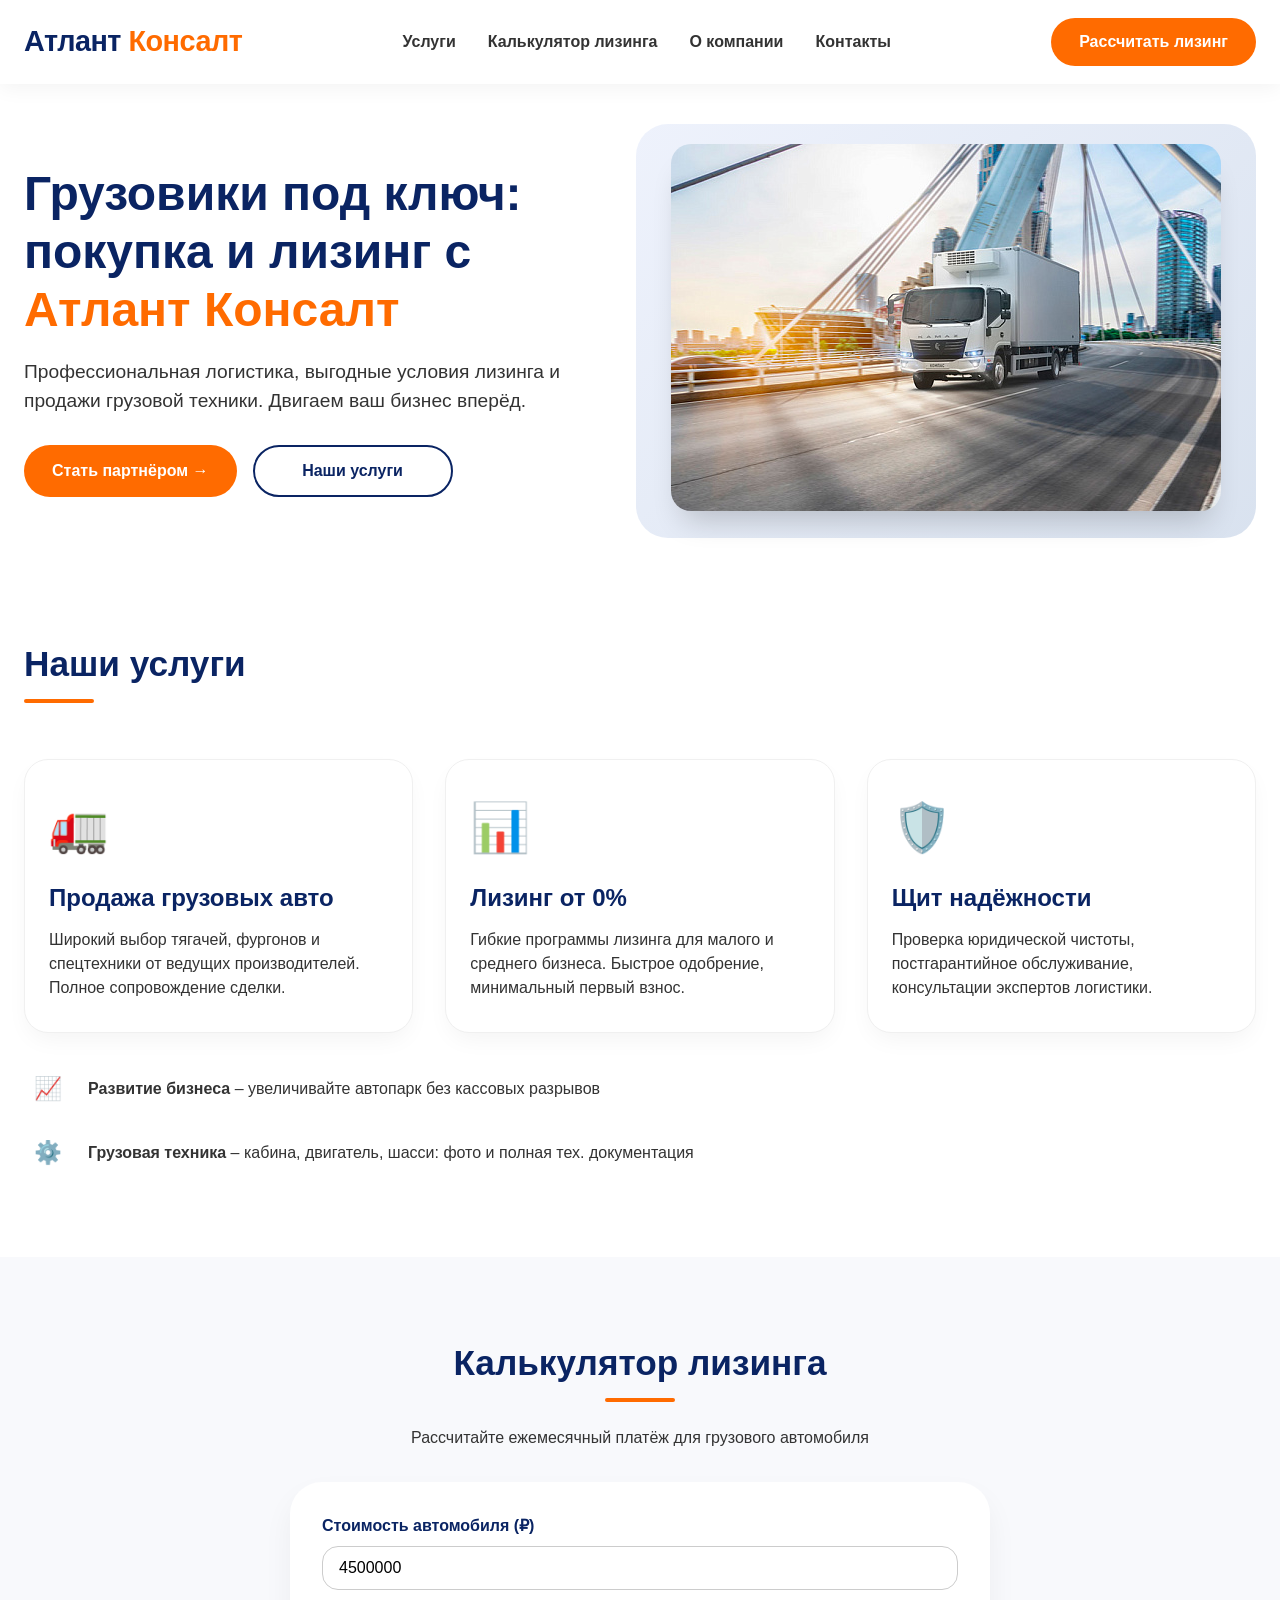
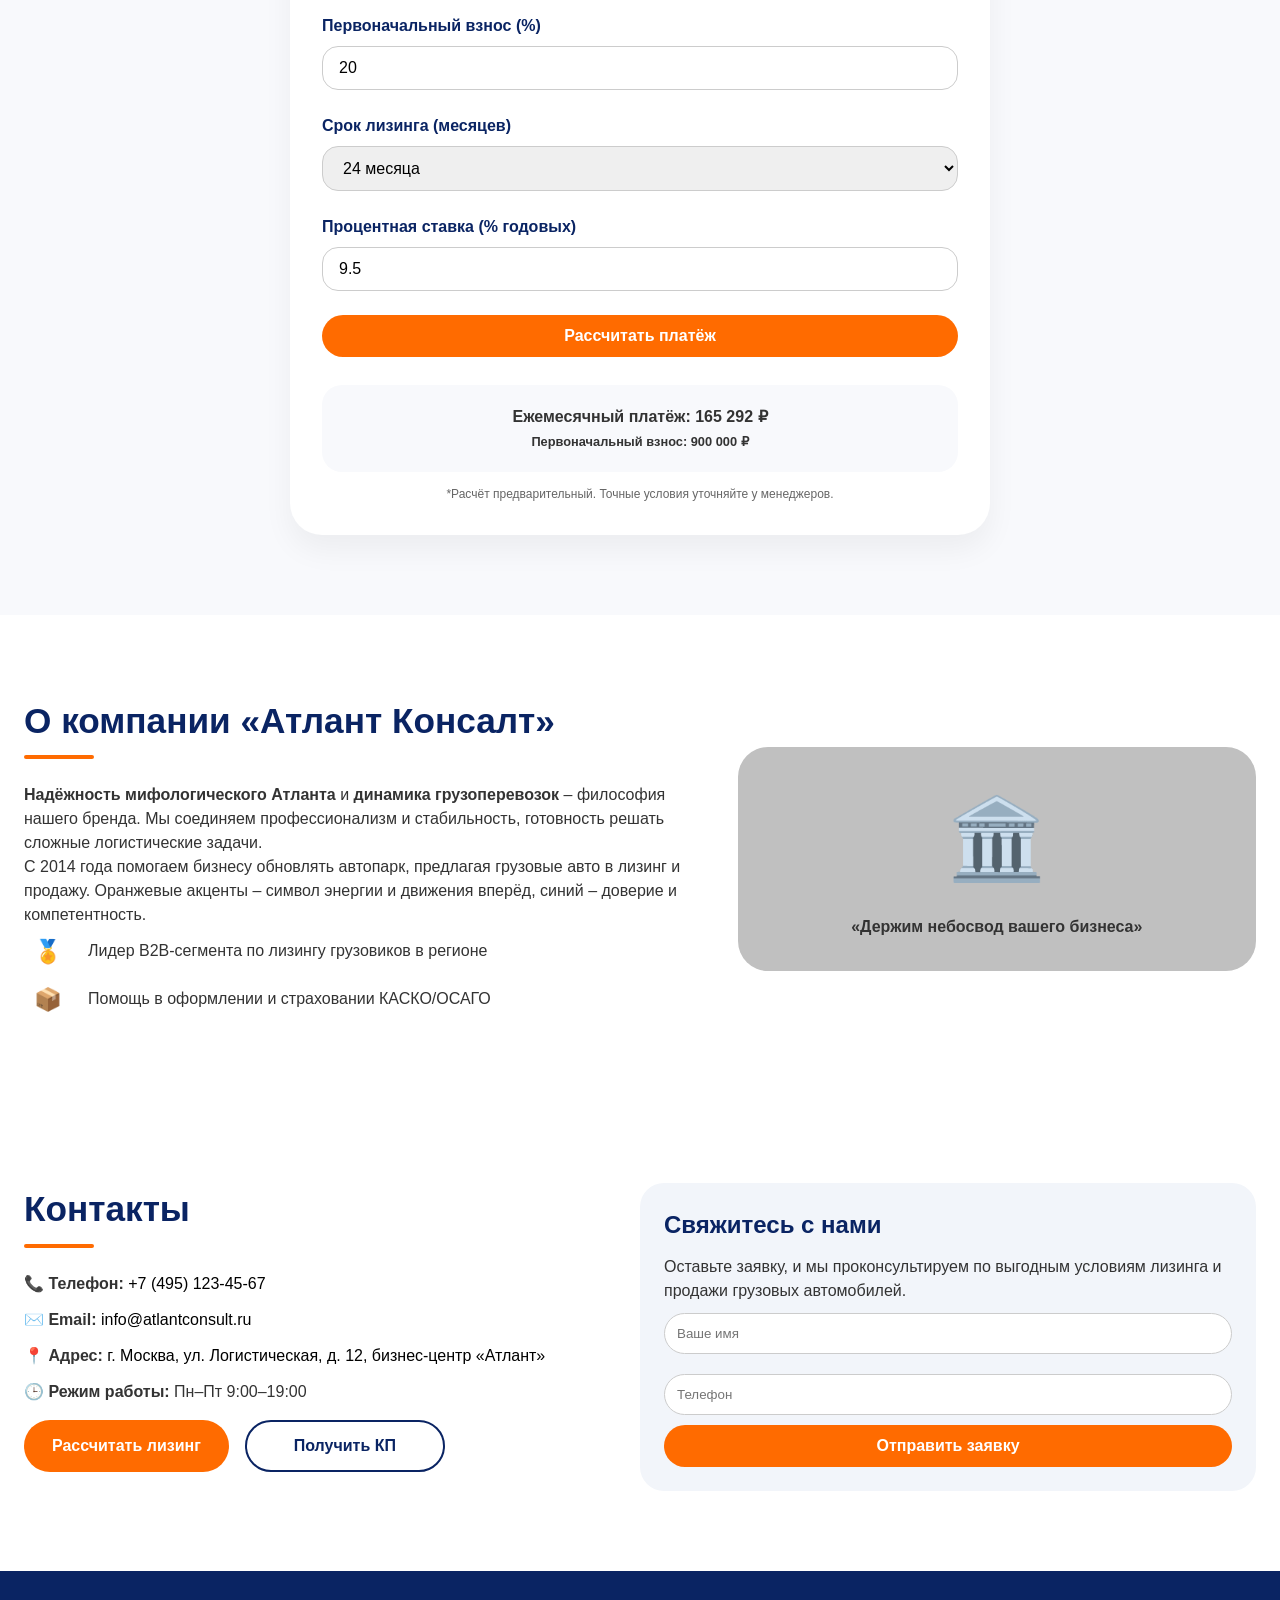
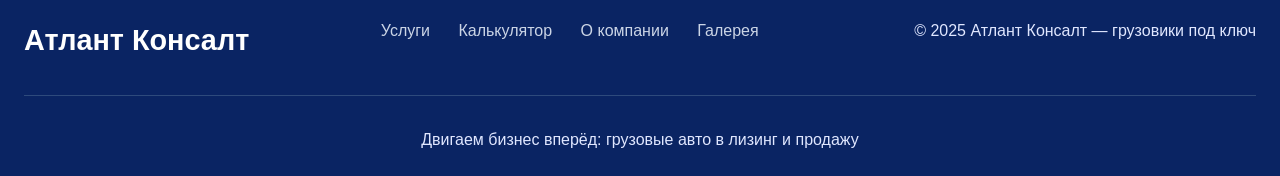
<file: index.html>
<!DOCTYPE html>
<html lang="ru">
<head>
    <meta charset="UTF-8">
    <meta name="viewport" content="width=device-width, initial-scale=1.0">
    <meta name="description" content="Атлант Консалт — покупка и лизинг грузовых авто под ключ. Надёжность, динамика, выгодные условия для вашего бизнеса.">
    <meta name="keywords" content="лизинг грузовиков, покупка грузовых авто, грузовые автомобили в лизинг, Атлант Консалт">
    <meta name="author" content="Атлант Консалт">
    <meta name="robots" content="index, follow">
    <meta name="yandex-verification" content="d10b6085d5185172" />
    <link rel="canonical" href="https://www.atlantconsult.ru">
    <title>Атлант Консалт — Грузовики под ключ: покупка и лизинг</title>
    <link rel="stylesheet" href="style.css">
</head>
<body>
<header>
    <div class="container">
        <div class="navbar">
            <div class="logo">
                <a href="/">Атлант <span>Консалт</span></a>
            </div>
            <ul class="nav-links">
                <li><a href="#services">Услуги</a></li>
                <li><a href="#calculator">Калькулятор лизинга</a></li>
                <li><a href="#about">О компании</a></li>
                <li><a href="#contact">Контакты</a></li>
            </ul>
            <a href="#calculator" class="btn btn-primary">Рассчитать лизинг</a>
        </div>
    </div>
</header>

<main>
    <div class="container">
        <div class="hero">
            <div class="hero-content">
                <h1>Грузовики под ключ:<br> покупка и лизинг с <span class="orange-text">Атлант Консалт</span></h1>
                <p class="hero-text">Профессиональная логистика, выгодные условия лизинга и продажи грузовой техники. Двигаем ваш бизнес вперёд.</p>
                <div class="hero-buttons">
                    <a href="#calculator" class="btn btn-primary">Стать партнёром →</a>
                    <a href="#services" class="btn btn-outline">Наши услуги</a>
                </div>
            </div>
            <div class="hero-image">
                <img src="грузовик.jpg" alt="Грузовой автомобиль Атлант Консалт лизинг">
            </div>
        </div>
    </div>

    <div id="services" class="section">
        <div class="container">
            <h2>Наши услуги</h2>
            <div class="grid-3">
                <div class="card">
                    <div class="card-icon">🚛</div>
                    <h3>Продажа грузовых авто</h3>
                    <p>Широкий выбор тягачей, фургонов и спецтехники от ведущих производителей. Полное сопровождение сделки.</p>
                </div>
                <div class="card">
                    <div class="card-icon">📊</div>
                    <h3>Лизинг от 0%</h3>
                    <p>Гибкие программы лизинга для малого и среднего бизнеса. Быстрое одобрение, минимальный первый взнос.</p>
                </div>
                <div class="card">
                    <div class="card-icon">🛡️</div>
                    <h3>Щит надёжности</h3>
                    <p>Проверка юридической чистоты, постгарантийное обслуживание, консультации экспертов логистики.</p>
                </div>
            </div>
            <div class="features-list">
                <div class="feature-item"><span class="feature-icon">📈</span> <span><strong>Развитие бизнеса</strong> – увеличивайте автопарк без кассовых разрывов</span></div>
                <div class="feature-item"><span class="feature-icon">⚙️</span> <span><strong>Грузовая техника</strong> – кабина, двигатель, шасси: фото и полная тех. документация</span></div>
            </div>
        </div>
    </div>

    <div id="calculator" class="section section-gray">
        <div class="container">
            <h2 class="text-center">Калькулятор лизинга</h2>
            <p class="text-center subtext">Рассчитайте ежемесячный платёж для грузового автомобиля</p>
            <div class="calc-wrapper">
                <div class="form-group">
                    <label for="carPrice">Стоимость автомобиля (₽)</label>
                    <input type="number" id="carPrice" value="4500000">
                </div>
                <div class="form-group">
                    <label for="initialFee">Первоначальный взнос (%)</label>
                    <input type="number" id="initialFee" value="20" step="5">
                </div>
                <div class="form-group">
                    <label for="leaseTerm">Срок лизинга (месяцев)</label>
                    <select id="leaseTerm">
                        <option value="12">12 месяцев</option>
                        <option value="24" selected>24 месяца</option>
                        <option value="36">36 месяцев</option>
                        <option value="48">48 месяцев</option>
                    </select>
                </div>
                <div class="form-group">
                    <label for="rate">Процентная ставка (% годовых)</label>
                    <input type="number" id="rate" step="0.5" value="9.5">
                </div>
                <button id="calcBtn" class="btn btn-primary">Рассчитать платёж</button>
                <div id="calcResult" class="calc-result">
                    Ежемесячный платёж: <strong>— ₽</strong>
                </div>
                <small class="calc-note">*Расчёт предварительный. Точные условия уточняйте у менеджеров.</small>
            </div>
        </div>
    </div>

    <div id="about" class="section">
        <div class="container">
            <div class="about-flex">
                <div class="about-text">
                    <h2>О компании «Атлант Консалт»</h2>
                    <p><strong>Надёжность мифологического Атланта</strong> и <strong>динамика грузоперевозок</strong> – философия нашего бренда. Мы соединяем профессионализм и стабильность, готовность решать сложные логистические задачи.</p>
                    <p>С 2014 года помогаем бизнесу обновлять автопарк, предлагая грузовые авто в лизинг и продажу. Оранжевые акценты – символ энергии и движения вперёд, синий – доверие и компетентность.</p>
                    <div class="feature-item"><span class="feature-icon">🏅</span> <span>Лидер B2B-сегмента по лизингу грузовиков в регионе</span></div>
                    <div class="feature-item"><span class="feature-icon">📦</span> <span>Помощь в оформлении и страховании КАСКО/ОСАГО</span></div>
                </div>
                <div class="about-myth">
                    <div class="myth-icon">🏛️</div>
                    <p class="myth-text">«Держим небосвод вашего бизнеса»</p>
                </div>
            </div>
        </div>
    </div>


    <div id="contact" class="section">
        <div class="container">
            <div class="contact-flex">
                <div class="contact-info">
                    <h2>Контакты</h2>
                    <p><strong>📞 Телефон:</strong> <a href="tel:+74951234567">+7 (495) 123-45-67</a></p>
                    <p><strong>✉️ Email:</strong> <a href="mailto:info@atlantconsult.ru">info@atlantconsult.ru</a></p>
                    <p><strong>📍 Адрес:</strong> <a href="https://maps.google.com/?q=Москва,+ул.+Логистическая,+д.+12,+бизнес-центр+«Атлант»" target="_blank" rel="noopener noreferrer">г. Москва, ул. Логистическая, д. 12, бизнес-центр «Атлант»</a></p>
                    <p><strong>🕒 Режим работы:</strong> Пн–Пт 9:00–19:00</p>
                    <div class="contact-buttons">
                        <a href="#calculator" class="btn btn-primary">Рассчитать лизинг</a>
                        <a href="#" class="btn btn-outline">Получить КП</a>
                    </div>
                </div>
                <div class="contact-form">
                    <h3>Свяжитесь с нами</h3>
                    <p>Оставьте заявку, и мы проконсультируем по выгодным условиям лизинга и продажи грузовых автомобилей.</p>
                    <form action="#" method="POST">
                        <input type="text" placeholder="Ваше имя" class="form-input">
                        <input type="tel" placeholder="Телефон" class="form-input">
                        <button type="submit" class="btn btn-primary">Отправить заявку</button>
                    </form>
                </div>
            </div>
        </div>
    </div>
</main>

<footer>
    <div class="container">
        <div class="footer-flex">
            <div class="footer-logo">Атлант Консалт</div>
            <div class="footer-links">
                <a href="#services">Услуги</a>
                <a href="#calculator">Калькулятор</a>
                <a href="#about">О компании</a>
                <a href="#gallery">Галерея</a>
            </div>
            <div>© 2025 Атлант Консалт — грузовики под ключ</div>
        </div>
        <div class="footer-slogan">
            <p>Двигаем бизнес вперёд: грузовые авто в лизинг и продажу</p>
        </div>
    </div>
</footer>

<script src="script.js"></script>

<script type="application/ld+json">
{
  "@context": "https://schema.org",
  "@type": "Organization",
  "name": "Атлант Консалт",
  "url": "https://www.atlantconsult.ru",
  "description": "Покупка и лизинг грузовых автомобилей, продажа грузовой техники под ключ.",
  "address": {
    "@type": "PostalAddress",
    "streetAddress": "ул. Логистическая, 12",
    "addressLocality": "Москва",
    "addressCountry": "RU"
  },
  "contactPoint": {
    "@type": "ContactPoint",
    "telephone": "+74951234567",
    "contactType": "customer service"
  }
}
</script>
</body>
</html>
</file>
<file: style.css>
* {
    margin: 0;
    padding: 0;
    box-sizing: border-box;
}

body {
    font-family: 'Montserrat', 'Helvetica Neue', 'Futura', sans-serif;
    background-color: #FFFFFF;
    color: #333333;
    line-height: 1.5;
    scroll-behavior: smooth;
}

a{
    text-decoration: none;
    color: black;
}

.container {
    max-width: 1280px;
    margin: 0 auto;
    padding: 0 24px;
}

h1 {
    font-size: 3rem;
    line-height: 1.2;
    margin-bottom: 1.25rem;
    color: #0A2463;
}

h2 {
    font-size: 2.2rem;
    margin-bottom: 1.5rem;
    color: #0A2463;
    position: relative;
    display: inline-block;
}

h2:after {
    content: '';
    display: block;
    width: 70px;
    height: 4px;
    background: #FF6B00;
    margin-top: 0.5rem;
    border-radius: 2px;
}

h3 {
    font-size: 1.5rem;
    margin-bottom: 0.75rem;
    color: #0A2463;
}

.section {
    padding: 80px 0;
}

.section-gray {
    background-color: #F8F9FC;
}

.text-center {
    text-align: center;
    display: block;
}

.text-center:after {
    margin-left: auto;
    margin-right: auto;
}

.subtext {
    text-align: center;
    margin-bottom: 2rem;
}

.orange-text {
    color: #FF6B00;
}

.btn {
    display: inline-flex;
    align-items: center;
    justify-content: center;
    font-weight: 700;
    padding: 12px 28px;
    border-radius: 48px;
    text-decoration: none;
    transition: all 0.25s ease;
    font-size: 1rem;
    text-align: center;
    cursor: pointer;
    border: none;
    min-width: 200px;
    box-sizing: border-box;
}

.btn-primary {
    background-color: #FF6B00;
    color: white;
}

.btn-primary:hover {
    background-color: #E55D00;
    transform: translateY(-2px);
    box-shadow: 0 8px 18px rgba(255, 107, 0, 0.25);
}

.btn-outline {
    background-color: transparent;
    border: 2px solid #0A2463;
    color: #0A2463;
}

.btn-outline:hover {
    background-color: #0A2463;
    color: white;
    border-color: #0A2463;
}

header .btn {
    min-width: 200px;
}

.hero-buttons {
    display: flex;
    gap: 1rem;
    flex-wrap: wrap;
    margin-top: 0.5rem;
}

.contact-buttons {
    display: flex;
    gap: 1rem;
    flex-wrap: wrap;
    margin-top: 1rem;
}

.contact-form .btn {
    width: 100%;
    min-width: unset;
}

header {
    background-color: #FFFFFF;
    box-shadow: 0 4px 20px rgba(0, 0, 0, 0.05);
    position: sticky;
    top: 0;
    z-index: 100;
}

.navbar {
    display: flex;
    justify-content: space-between;
    align-items: center;
    padding: 18px 0;
    flex-wrap: wrap;
    gap: 1rem;
}

.logo a {
    font-size: 1.8rem;
    font-weight: 800;
    color: #0A2463;
    text-decoration: none;
    letter-spacing: -0.5px;
}

.logo span {
    color: #FF6B00;
}

.nav-links {
    display: flex;
    gap: 2rem;
    list-style: none;
}

.nav-links a {
    text-decoration: none;
    font-weight: 600;
    color: #333333;
    transition: color 0.2s ease;
}

.nav-links a:hover {
    color: #FF6B00;
}

.hero {
    display: flex;
    flex-wrap: wrap;
    align-items: center;
    gap: 2rem;
    padding: 40px 0 20px;
}

.hero-content {
    flex: 1;
}

.hero-image {
    flex: 1;
    background: linear-gradient(135deg, #eef2fc 0%, #d9e2ef 100%);
    border-radius: 32px;
    padding: 20px;
    text-align: center;
}

.hero-image img {
    max-width: 100%;
    border-radius: 20px;
    box-shadow: 0 20px 30px -12px rgba(0, 0, 0, 0.2);
}

.hero-text {
    font-size: 1.2rem;
    margin-bottom: 1.8rem;
}

.grid-3 {
    display: grid;
    grid-template-columns: repeat(auto-fit, minmax(280px, 1fr));
    gap: 2rem;
    margin-top: 2rem;
}

.card {
    background: white;
    border-radius: 24px;
    padding: 2rem 1.5rem;
    box-shadow: 0 10px 25px -5px rgba(0, 0, 0, 0.05);
    transition: transform 0.2s;
    border: 1px solid #f0f0f0;
}

.card:hover {
    transform: translateY(-6px);
    box-shadow: 0 20px 30px -12px rgba(10, 36, 99, 0.1);
}

.card-icon {
    font-size: 3rem;
    margin-bottom: 1rem;
}

.features-list {
    margin-top: 2rem;
    display: flex;
    flex-direction: column;
    gap: 1rem;
}

.feature-item {
    display: flex;
    align-items: center;
    gap: 1rem;
}

.feature-icon {
    width: 48px;
    height: 48px;
    border-radius: 60px;
    display: inline-flex;
    align-items: center;
    justify-content: center;
    font-size: 1.4rem;
}

.calc-wrapper {
    background: white;
    border-radius: 32px;
    padding: 2rem;
    box-shadow: 0 15px 30px rgba(0, 0, 0, 0.05);
    max-width: 700px;
    margin: 0 auto;
}

.calc-wrapper .btn {
    width: 100%;
    min-width: unset;
}

.form-group {
    margin-bottom: 1.5rem;
}

.form-group label {
    display: block;
    font-weight: 600;
    margin-bottom: 0.5rem;
    color: #0A2463;
}

.form-group input, .form-group select {
    width: 100%;
    padding: 12px 16px;
    border-radius: 16px;
    border: 1px solid #ccc;
    font-family: inherit;
    font-size: 1rem;
}

.calc-result {
    margin-top: 1.8rem;
    background: #F8F9FC;
    padding: 1.2rem;
    border-radius: 20px;
    font-weight: 600;
    text-align: center;
}

.calc-note {
    display: block;
    text-align: center;
    margin-top: 0.8rem;
    font-size: 0.75rem;
    color: #666;
}

.about-flex {
    display: flex;
    flex-wrap: wrap;
    gap: 2rem;
    align-items: center;
}

.about-text {
    flex: 1.2;
}

.about-myth {
    flex: 0.8;
    background-color: #C0C0C0;
    border-radius: 30px;
    padding: 2rem;
    text-align: center;
}

.myth-icon {
    font-size: 5rem;
}

.myth-text {
    font-weight: bold;
    margin-top: 1rem;
}

.contact-flex {
    display: flex;
    flex-wrap: wrap;
    gap: 3rem;
}

.contact-info {
    flex: 1;
}

.contact-info p {
    margin-bottom: 0.75rem;
}

.contact-form {
    flex: 1;
    background: #F2F5FA;
    border-radius: 24px;
    padding: 1.5rem;
}

.form-input {
    width: 100%;
    padding: 12px;
    margin: 10px 0;
    border-radius: 40px;
    border: 1px solid #ccc;
    font-family: inherit;
}

footer {
    background-color: #0A2463;
    color: #e0e7ff;
    padding: 48px 0 24px;
}

.footer-flex {
    display: flex;
    flex-wrap: wrap;
    justify-content: space-between;
    gap: 2rem;
    margin-bottom: 2rem;
}

.footer-logo {
    font-size: 1.8rem;
    font-weight: 800;
    color: white;
}

.footer-links a {
    color: #cbd5e6;
    text-decoration: none;
    margin-right: 1.5rem;
}

.footer-slogan {
    text-align: center;
    padding-top: 2rem;
    border-top: 1px solid #2e4a7c;
}

@media (max-width: 768px) {
    h1 { font-size: 2.2rem; }
    h2 { font-size: 1.8rem; }
    .navbar { flex-direction: column; gap: 1rem; }
    .nav-links { gap: 1.2rem; flex-wrap: wrap; justify-content: center; }
    .hero { flex-direction: column; }
    .section { padding: 50px 0; }
    .btn { min-width: 180px; padding: 10px 20px; }
    .hero-buttons { justify-content: center; }
    .contact-buttons { justify-content: flex-start; }
}
</file>
